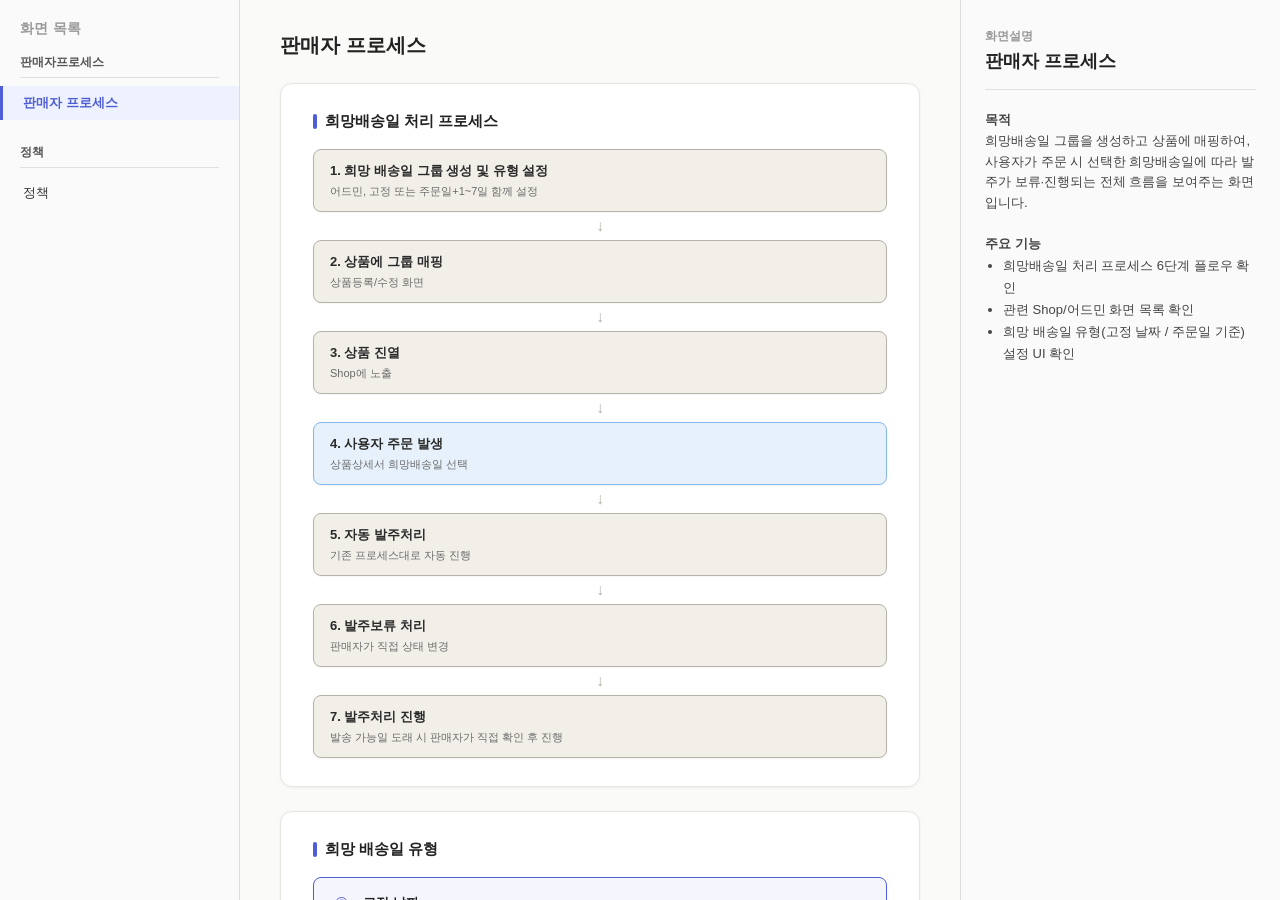
<file: index.html>
<!DOCTYPE html>
<html lang="ko">
<head>
<meta charset="UTF-8">
<meta http-equiv="refresh" content="0; url=seller-process.html">
<title>화면 프로토타입</title>
</head>
<body>
<p><a href="seller-process.html">화면 목록으로 이동</a></p>
</body>
</html>
</file>
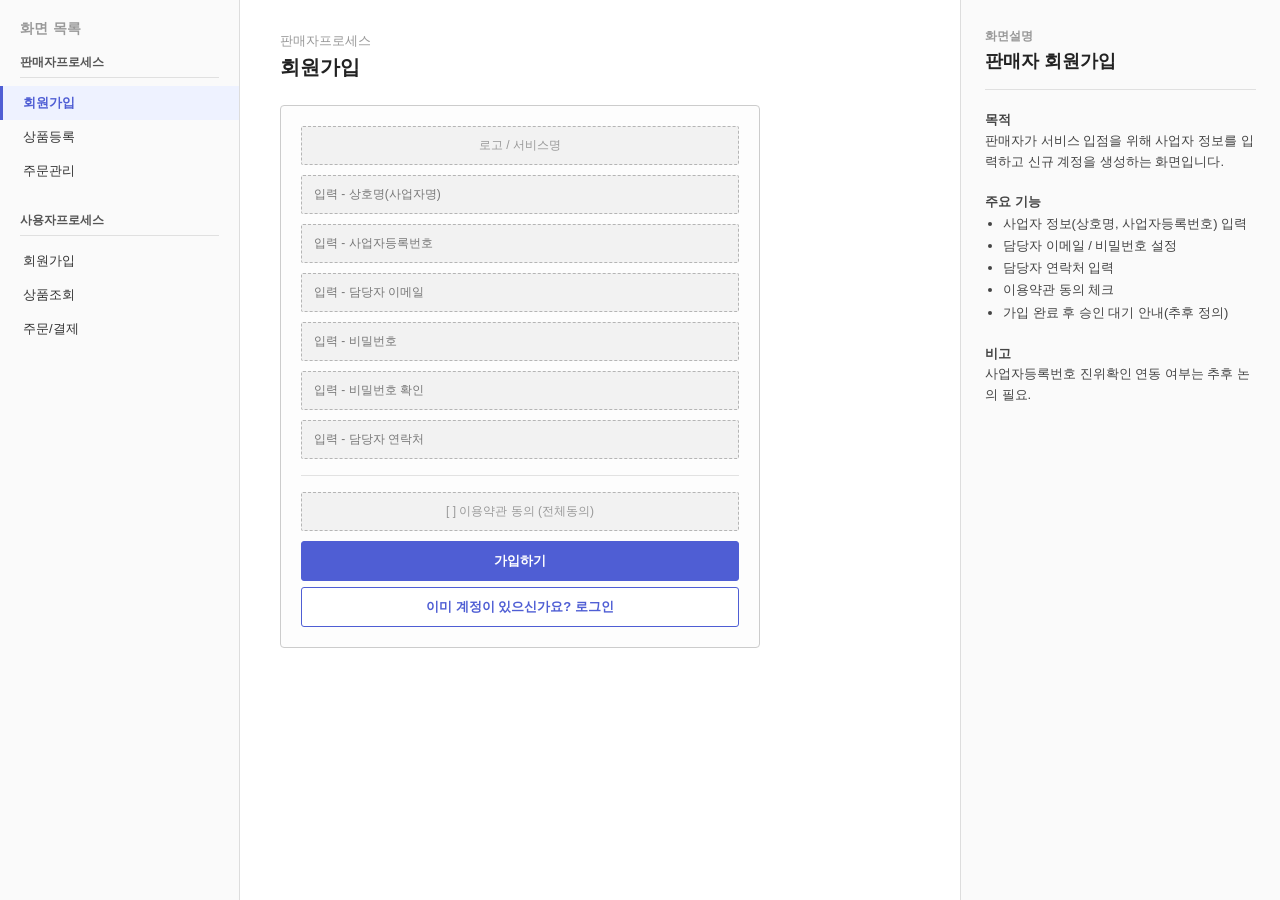
<file: prototype/index.html>
<!DOCTYPE html>
<html lang="ko">
<head>
<meta charset="UTF-8">
<meta http-equiv="refresh" content="0; url=seller-signup.html">
<title>화면 프로토타입</title>
</head>
<body>
<p><a href="seller-signup.html">화면 목록으로 이동</a></p>
</body>
</html>
</file>
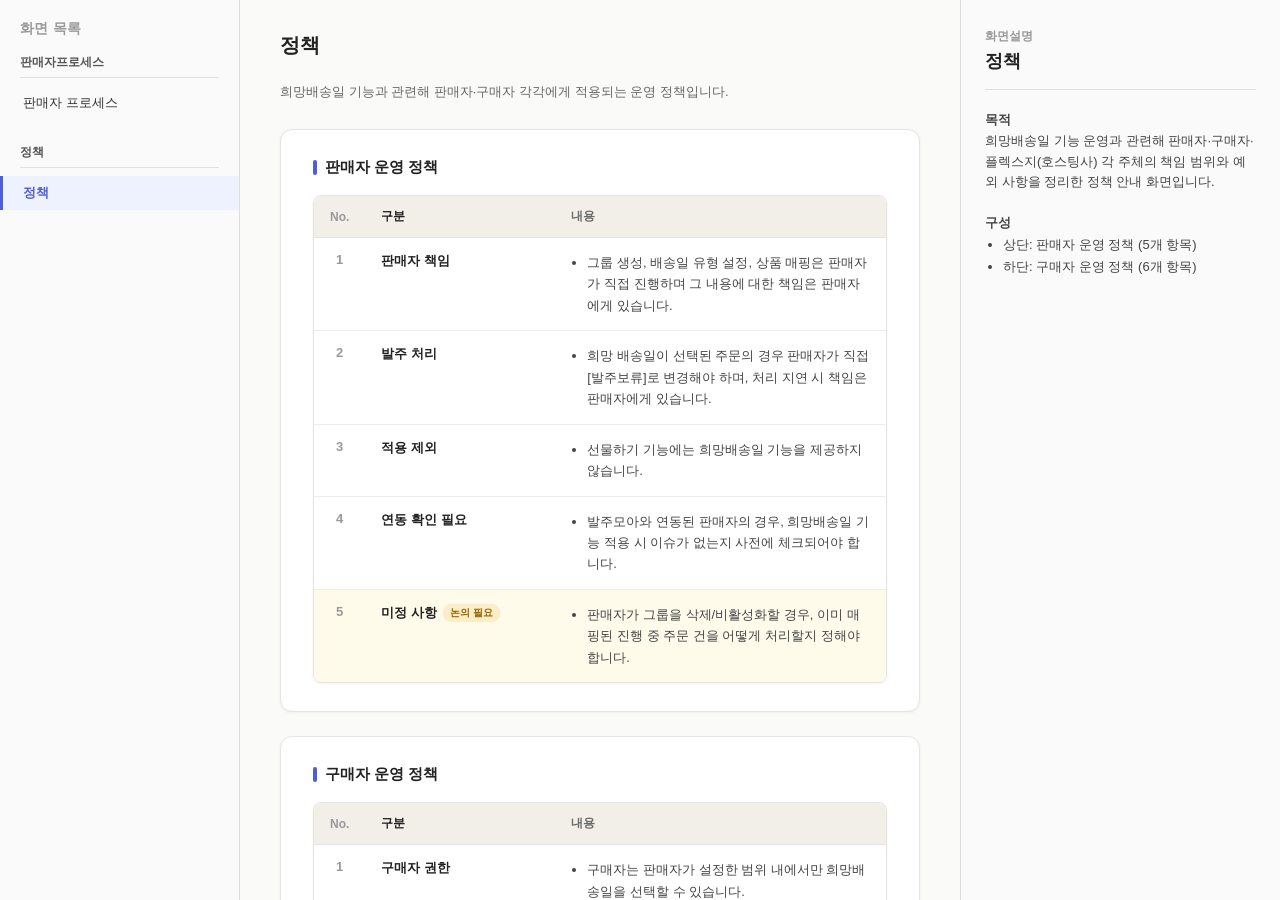
<file: seller-policy.html>
<!DOCTYPE html>
<html lang="ko">
<head>
<meta charset="UTF-8">
<title>정책 - 화면 프로토타입</title>
<link rel="stylesheet" href="style.css">
</head>
<body>
<div class="layout">

  <nav class="index-panel">
    <h1>화면 목록</h1>
    <div class="index-category">
      <div class="index-category-title">판매자프로세스</div>
      <ul class="index-list">
        <li><a href="seller-process.html">판매자 프로세스</a></li>
      </ul>
    </div>
    <div class="index-category">
      <div class="index-category-title">정책</div>
      <ul class="index-list">
        <li><a href="seller-policy.html" class="active">정책</a></li>
      </ul>
    </div>
  </nav>

  <main class="content-panel">
   <div class="content-inner">
    <h2 class="screen-name">정책</h2>

    <div class="policy-content">
      <p class="policy-intro">희망배송일 기능과 관련해 판매자·구매자 각각에게 적용되는 운영 정책입니다.</p>

      <div class="process-section">
        <p class="process-section-title">판매자 운영 정책</p>
        <div class="policy-table-wrap">
          <table class="policy-table">
            <thead>
              <tr>
                <th class="col-no">No.</th>
                <th class="col-title">구분</th>
                <th class="col-content">내용</th>
              </tr>
            </thead>
            <tbody>
              <tr>
                <td class="col-no">1</td>
                <td class="col-title">판매자 책임</td>
                <td class="col-content">
                  <ul>
                    <li>그룹 생성, 배송일 유형 설정, 상품 매핑은 판매자가 직접 진행하며 그 내용에 대한 책임은 판매자에게 있습니다.</li>
                  </ul>
                </td>
              </tr>
              <tr>
                <td class="col-no">2</td>
                <td class="col-title">발주 처리</td>
                <td class="col-content">
                  <ul>
                    <li>희망 배송일이 선택된 주문의 경우 판매자가 직접 [발주보류]로 변경해야 하며, 처리 지연 시 책임은 판매자에게 있습니다.</li>
                  </ul>
                </td>
              </tr>
              <tr>
                <td class="col-no">3</td>
                <td class="col-title">적용 제외</td>
                <td class="col-content">
                  <ul>
                    <li>선물하기 기능에는 희망배송일 기능을 제공하지 않습니다.</li>
                  </ul>
                </td>
              </tr>
              <tr>
                <td class="col-no">4</td>
                <td class="col-title">연동 확인 필요</td>
                <td class="col-content">
                  <ul>
                    <li>발주모아와 연동된 판매자의 경우, 희망배송일 기능 적용 시 이슈가 없는지 사전에 체크되어야 합니다.</li>
                  </ul>
                </td>
              </tr>
              <tr class="row-open">
                <td class="col-no">5</td>
                <td class="col-title">미정 사항<span class="tag-open">논의 필요</span></td>
                <td class="col-content">
                  <ul>
                    <li>판매자가 그룹을 삭제/비활성화할 경우, 이미 매핑된 진행 중 주문 건을 어떻게 처리할지 정해야 합니다.</li>
                  </ul>
                </td>
              </tr>
            </tbody>
          </table>
        </div>
      </div>

      <div class="process-section">
        <p class="process-section-title">구매자 운영 정책</p>
        <div class="policy-table-wrap">
          <table class="policy-table">
            <thead>
              <tr>
                <th class="col-no">No.</th>
                <th class="col-title">구분</th>
                <th class="col-content">내용</th>
              </tr>
            </thead>
            <tbody>
              <tr>
                <td class="col-no">1</td>
                <td class="col-title">구매자 권한</td>
                <td class="col-content">
                  <ul>
                    <li>구매자는 판매자가 설정한 범위 내에서만 희망배송일을 선택할 수 있습니다.</li>
                  </ul>
                </td>
              </tr>
              <tr>
                <td class="col-no">2</td>
                <td class="col-title">선택 범위 제한</td>
                <td class="col-content">
                  <ul>
                    <li>구매자는 판매자가 설정한 그룹·유형(고정 날짜 또는 주문일+1~7일) 범위 내에서만 희망배송일을 선택할 수 있으며, 범위 밖의 날짜는 임의로 요청할 수 없습니다.</li>
                  </ul>
                </td>
              </tr>
              <tr>
                <td class="col-no">3</td>
                <td class="col-title">미선택 시 처리</td>
                <td class="col-content">
                  <ul>
                    <li>어드민에서 희망배송일이 지정된 경우 Shop에서는 필수로 선택되어야 합니다.</li>
                  </ul>
                </td>
              </tr>
              <tr>
                <td class="col-no">4</td>
                <td class="col-title">주문 후 변경·취소<span class="tag-open">논의 필요</span></td>
                <td class="col-content">
                  <ul>
                    <li style="color: #e03131;">희망배송일 변경·취소는 Shop에서 제공되지 않습니다.</li>
                  </ul>
                </td>
              </tr>
              <tr>
                <td class="col-no">5</td>
                <td class="col-title">지연 안내</td>
                <td class="col-content">
                  <ul>
                    <li>판매자의 발주보류 등으로 희망배송일 준수가 어려운 경우, 구매자에게 지연 가능성을 사전 고지해야 합니다.</li>
                  </ul>
                </td>
              </tr>
              <tr>
                <td class="col-no">6</td>
                <td class="col-title">미준수 시 책임</td>
                <td class="col-content">
                  <ul>
                    <li>희망배송일 미준수에 따른 환불·보상 등은 판매자-구매자 간 거래 사항입니다.</li>
                  </ul>
                </td>
              </tr>
            </tbody>
          </table>
        </div>
      </div>
    </div>
   </div>
  </main>

  <aside class="desc-panel">
    <h2>화면설명</h2>
    <p class="desc-name">정책</p>

    <div class="desc-section">
      <p class="desc-section-title">목적</p>
      <p>희망배송일 기능 운영과 관련해 판매자·구매자·플렉스지(호스팅사) 각 주체의 책임 범위와 예외 사항을 정리한 정책 안내 화면입니다.</p>
    </div>

    <div class="desc-section">
      <p class="desc-section-title">구성</p>
      <ul>
        <li>상단: 판매자 운영 정책 (5개 항목)</li>
        <li>하단: 구매자 운영 정책 (6개 항목)</li>
      </ul>
    </div>
  </aside>

</div>
</body>
</html>
</file>
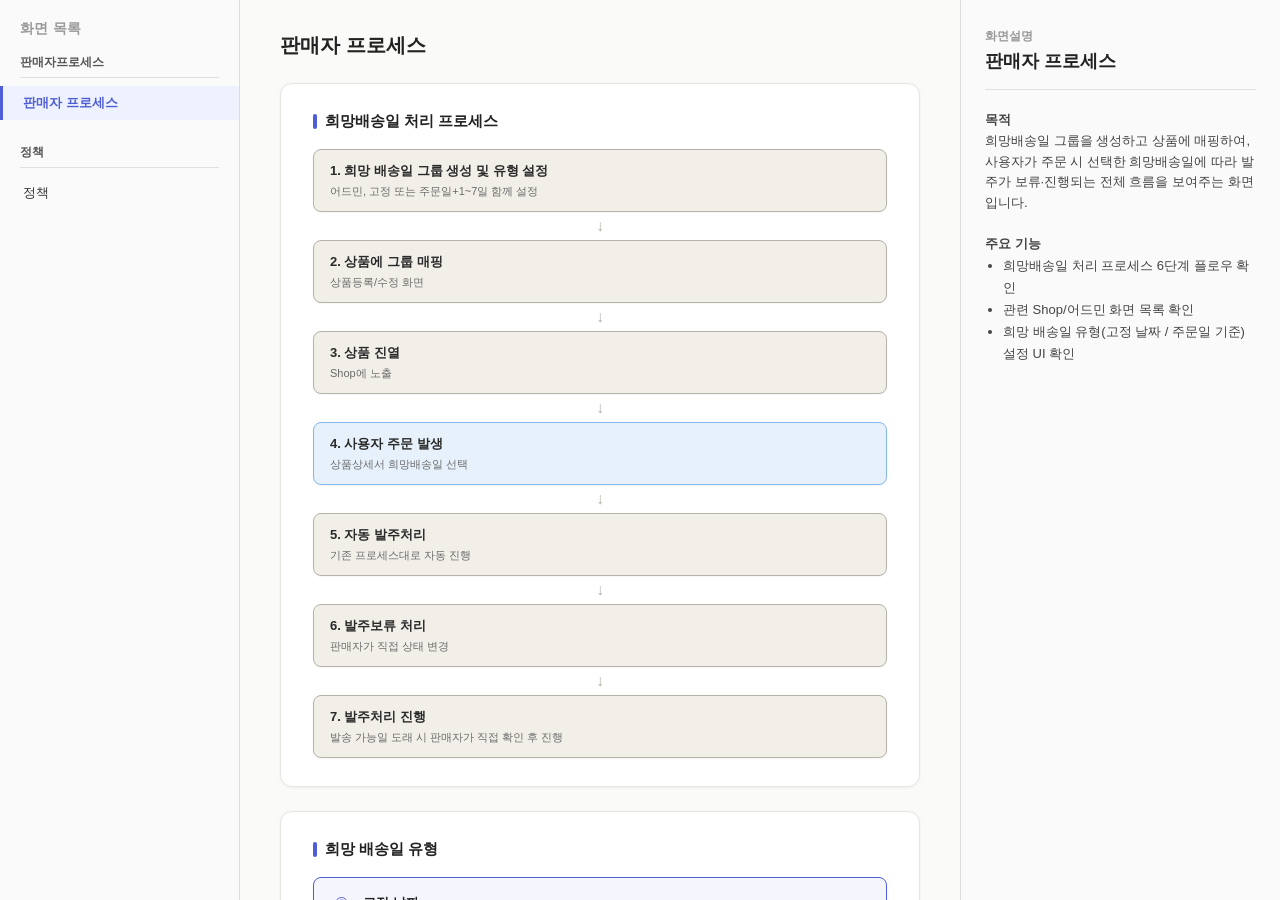
<file: seller-process.html>
<!DOCTYPE html>
<html lang="ko">
<head>
<meta charset="UTF-8">
<title>판매자 프로세스 - 화면 프로토타입</title>
<link rel="stylesheet" href="style.css">
</head>
<body>
<div class="layout">

  <nav class="index-panel">
    <h1>화면 목록</h1>
    <div class="index-category">
      <div class="index-category-title">판매자프로세스</div>
      <ul class="index-list">
        <li><a href="seller-process.html" class="active">판매자 프로세스</a></li>
      </ul>
    </div>
    <div class="index-category">
      <div class="index-category-title">정책</div>
      <ul class="index-list">
        <li><a href="seller-policy.html">정책</a></li>
      </ul>
    </div>
  </nav>

  <main class="content-panel">
   <div class="content-inner">
    <h2 class="screen-name">판매자 프로세스</h2>

    <div class="process-content">

      <div class="process-section">
        <p class="process-section-title">희망배송일 처리 프로세스</p>
        <div class="flow-diagram">
          <div class="flow-box">
            <p class="flow-box-title">1. 희망 배송일 그룹 생성 및 유형 설정</p>
            <p class="flow-box-desc">어드민, 고정 또는 주문일+1~7일 함께 설정</p>
          </div>
          <div class="flow-arrow">↓</div>

          <div class="flow-box">
            <p class="flow-box-title">2. 상품에 그룹 매핑</p>
            <p class="flow-box-desc">상품등록/수정 화면</p>
          </div>
          <div class="flow-arrow">↓</div>

          <div class="flow-box">
            <p class="flow-box-title">3. 상품 진열</p>
            <p class="flow-box-desc">Shop에 노출</p>
          </div>
          <div class="flow-arrow">↓</div>

          <div class="flow-box flow-box-highlight">
            <p class="flow-box-title">4. 사용자 주문 발생</p>
            <p class="flow-box-desc">상품상세서 희망배송일 선택</p>
          </div>
          <div class="flow-arrow">↓</div>

          <div class="flow-box">
            <p class="flow-box-title">5. 자동 발주처리</p>
            <p class="flow-box-desc">기존 프로세스대로 자동 진행</p>
          </div>
          <div class="flow-arrow">↓</div>

          <div class="flow-box">
            <p class="flow-box-title">6. 발주보류 처리</p>
            <p class="flow-box-desc">판매자가 직접 상태 변경</p>
          </div>
          <div class="flow-arrow">↓</div>

          <div class="flow-box">
            <p class="flow-box-title">7. 발주처리 진행</p>
            <p class="flow-box-desc">발송 가능일 도래 시 판매자가 직접 확인 후 진행</p>
          </div>
        </div>
      </div>

      <div class="process-section">
        <p class="process-section-title">희망 배송일 유형</p>

        <div class="delivery-option option-selected">
          <input type="radio" name="delivery-type" id="delivery-fixed" checked>
          <div class="delivery-option-body">
            <label class="delivery-option-label" for="delivery-fixed">고정 날짜</label>
            <input type="date" id="delivery-fixed-date">
          </div>
        </div>

        <div class="delivery-option option-disabled">
          <input type="radio" name="delivery-type" id="delivery-order-based">
          <div class="delivery-option-body">
            <label class="delivery-option-label" for="delivery-order-based">주문일 기준</label>
            <div class="day-offset-buttons">
              <button type="button" class="day-btn day-btn-active">+1일</button>
              <button type="button" class="day-btn">+2일</button>
              <button type="button" class="day-btn">+3일</button>
              <button type="button" class="day-btn">+4일</button>
              <button type="button" class="day-btn">+5일</button>
              <button type="button" class="day-btn">+6일</button>
              <button type="button" class="day-btn">+7일</button>
            </div>
          </div>
        </div>

        <div class="dev-check-box">
          <p class="dev-check-title">개발 체크 사항<span class="tag-open">논의 필요</span></p>
          <p class="dev-check-subtitle">고정배송일 지난 경우 처리</p>
          <ul class="dev-check-list">
            <li><strong>고객 노출 단계 (Shop)</strong> — 상품상세에서 이미 지난 고정 날짜는 선택 목록에서 자동 숨김 처리</li>
            <li><strong>주문 시점 검증 (서버)</strong> — 결제 완료 시점에 선택 날짜가 아직 유효한지 서버에서 재검증, 지난 날짜면 주문 차단 후 재선택 요청</li>
          </ul>
        </div>
      </div>

      <div class="process-section">
        <p class="process-section-title">관련 화면 목록</p>
        <div class="related-table-wrap">
          <table class="related-table">
            <thead>
              <tr>
                <th class="col-badge">소속</th>
                <th class="col-name">화면명</th>
                <th>설명</th>
                <th class="col-status">페이지 수</th>
              </tr>
            </thead>
            <tbody>
              <tr>
                <td class="col-badge"><span class="badge badge-shop">Shop</span></td>
                <td class="col-name">상품상세</td>
                <td>희망배송일 선택 기능 추가</td>
                <td class="col-status">1</td>
              </tr>
              <tr>
                <td class="col-badge"><span class="badge badge-shop">Shop</span></td>
                <td class="col-name">주문상세</td>
                <td>선택한 희망배송일 표시</td>
                <td class="col-status">1</td>
              </tr>
              <tr>
                <td class="col-badge"><span class="badge badge-shop">Shop</span></td>
                <td class="col-name">주문/결제</td>
                <td>선택한 희망배송일 표시</td>
                <td class="col-status">1</td>
              </tr>
              <tr>
                <td class="col-badge"><span class="badge badge-shop">Shop</span></td>
                <td class="col-name">장바구니</td>
                <td>희망배송일 표시</td>
                <td class="col-status">1</td>
              </tr>
              <tr>
                <td class="col-badge"><span class="badge badge-admin">어드민</span></td>
                <td class="col-name">희망 배송일 그룹 생성</td>
                <td>희망배송일 그룹/설정</td>
                <td class="col-status">1</td>
              </tr>
              <tr>
                <td class="col-badge"><span class="badge badge-admin">어드민</span></td>
                <td class="col-name">희망 배송일 그룹 리스트</td>
                <td>생성된 희망배송일 그룹 목록 조회</td>
                <td class="col-status">1</td>
              </tr>
              <tr>
                <td class="col-badge"><span class="badge badge-admin">어드민</span></td>
                <td class="col-name">상품 목록</td>
                <td>희망배송일 그룹 검색 기능 추가</td>
                <td class="col-status">1</td>
              </tr>
              <tr>
                <td class="col-badge"><span class="badge badge-admin">어드민</span></td>
                <td class="col-name">상품등록/수정</td>
                <td>그룹 매핑 기능 추가</td>
                <td class="col-status">1</td>
              </tr>
              <tr>
                <td class="col-badge"><span class="badge badge-admin">어드민</span></td>
                <td class="col-name">발주</td>
                <td>희망배송일 검색 기능 추가</td>
                <td class="col-status">1</td>
              </tr>
              <tr>
                <td class="col-badge"><span class="badge badge-admin">어드민</span></td>
                <td class="col-name">발주 보류건 조회</td>
                <td>희망배송일 검색 기능 추가</td>
                <td class="col-status">1</td>
              </tr>
              <tr>
                <td class="col-badge"><span class="badge badge-admin">어드민</span></td>
                <td class="col-name">주문</td>
                <td>희망배송일 검색 기능 추가</td>
                <td class="col-status">1</td>
              </tr>
              <tr>
                <td class="col-badge"><span class="badge badge-admin">어드민</span></td>
                <td class="col-name">주문 상세</td>
                <td>희망배송일 추가</td>
                <td class="col-status">1</td>
              </tr>
            </tbody>
          </table>
        </div>
        <p class="related-table-total">총 페이지 수: 12개 이상</p>
      </div>

    </div>
   </div>
  </main>

  <script>
    (function () {
      var fixedRadio = document.getElementById('delivery-fixed');
      var orderRadio = document.getElementById('delivery-order-based');
      var fixedOption = fixedRadio.closest('.delivery-option');
      var orderOption = orderRadio.closest('.delivery-option');
      var fixedDate = document.getElementById('delivery-fixed-date');

      function sync() {
        var isFixed = fixedRadio.checked;
        fixedOption.classList.toggle('option-selected', isFixed);
        fixedOption.classList.toggle('option-disabled', !isFixed);
        orderOption.classList.toggle('option-selected', !isFixed);
        orderOption.classList.toggle('option-disabled', isFixed);
        fixedDate.disabled = !isFixed;
      }

      fixedRadio.addEventListener('change', sync);
      orderRadio.addEventListener('change', sync);
      sync();

      var dayButtons = document.querySelectorAll('.day-btn');
      dayButtons.forEach(function (btn) {
        btn.addEventListener('click', function () {
          dayButtons.forEach(function (b) { b.classList.remove('day-btn-active'); });
          btn.classList.add('day-btn-active');
        });
      });
    })();
  </script>

  <aside class="desc-panel">
    <h2>화면설명</h2>
    <p class="desc-name">판매자 프로세스</p>

    <div class="desc-section">
      <p class="desc-section-title">목적</p>
      <p>희망배송일 그룹을 생성하고 상품에 매핑하여, 사용자가 주문 시 선택한 희망배송일에 따라 발주가 보류·진행되는 전체 흐름을 보여주는 화면입니다.</p>
    </div>

    <div class="desc-section">
      <p class="desc-section-title">주요 기능</p>
      <ul>
        <li>희망배송일 처리 프로세스 6단계 플로우 확인</li>
        <li>관련 Shop/어드민 화면 목록 확인</li>
        <li>희망 배송일 유형(고정 날짜 / 주문일 기준) 설정 UI 확인</li>
      </ul>
    </div>
  </aside>

</div>
</body>
</html>
</file>
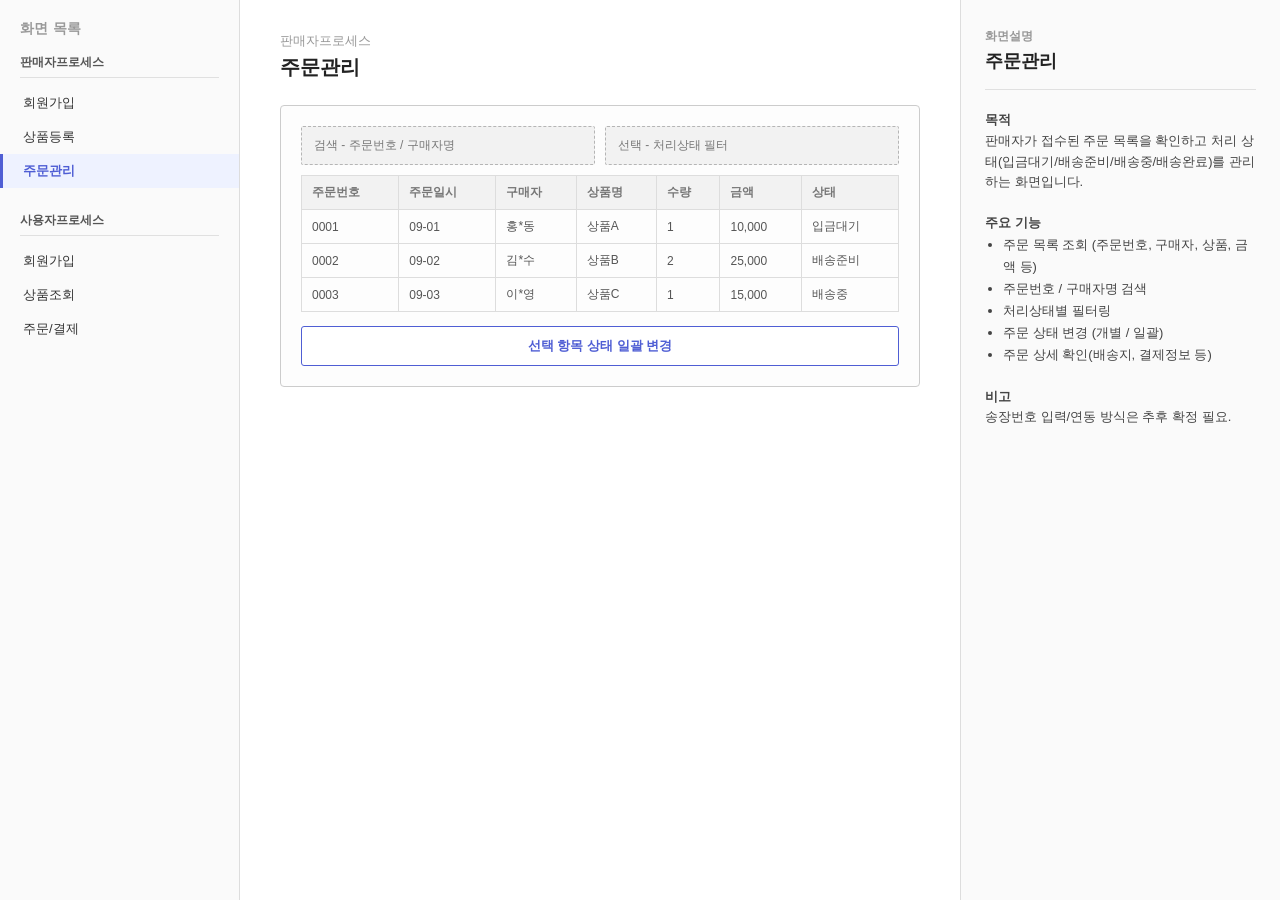
<file: prototype/seller-order-manage.html>
<!DOCTYPE html>
<html lang="ko">
<head>
<meta charset="UTF-8">
<title>주문관리 - 화면 프로토타입</title>
<link rel="stylesheet" href="style.css">
</head>
<body>
<div class="layout">

  <nav class="index-panel">
    <h1>화면 목록</h1>
    <div class="index-category">
      <div class="index-category-title">판매자프로세스</div>
      <ul class="index-list">
        <li><a href="seller-signup.html">회원가입</a></li>
        <li><a href="seller-product-register.html">상품등록</a></li>
        <li><a href="seller-order-manage.html" class="active">주문관리</a></li>
      </ul>
    </div>
    <div class="index-category">
      <div class="index-category-title">사용자프로세스</div>
      <ul class="index-list">
        <li><a href="user-signup.html">회원가입</a></li>
        <li><a href="user-product-view.html">상품조회</a></li>
        <li><a href="user-order-payment.html">주문/결제</a></li>
      </ul>
    </div>
  </nav>

  <main class="content-panel">
    <p class="screen-title">판매자프로세스</p>
    <h2 class="screen-name">주문관리</h2>

    <div class="wireframe" style="max-width:640px;">
      <div class="wf-row">
        <div class="wf-block">검색 - 주문번호 / 구매자명</div>
        <div class="wf-block">선택 - 처리상태 필터</div>
      </div>
      <table class="wf-table">
        <thead>
          <tr>
            <th>주문번호</th>
            <th>주문일시</th>
            <th>구매자</th>
            <th>상품명</th>
            <th>수량</th>
            <th>금액</th>
            <th>상태</th>
          </tr>
        </thead>
        <tbody>
          <tr>
            <td>0001</td><td>09-01</td><td>홍*동</td><td>상품A</td><td>1</td><td>10,000</td><td>입금대기</td>
          </tr>
          <tr>
            <td>0002</td><td>09-02</td><td>김*수</td><td>상품B</td><td>2</td><td>25,000</td><td>배송준비</td>
          </tr>
          <tr>
            <td>0003</td><td>09-03</td><td>이*영</td><td>상품C</td><td>1</td><td>15,000</td><td>배송중</td>
          </tr>
        </tbody>
      </table>
      <div class="wf-button secondary" style="margin-top:14px;">선택 항목 상태 일괄 변경</div>
    </div>
  </main>

  <aside class="desc-panel">
    <h2>화면설명</h2>
    <p class="desc-name">주문관리</p>

    <div class="desc-section">
      <p class="desc-section-title">목적</p>
      <p>판매자가 접수된 주문 목록을 확인하고 처리 상태(입금대기/배송준비/배송중/배송완료)를 관리하는 화면입니다.</p>
    </div>

    <div class="desc-section">
      <p class="desc-section-title">주요 기능</p>
      <ul>
        <li>주문 목록 조회 (주문번호, 구매자, 상품, 금액 등)</li>
        <li>주문번호 / 구매자명 검색</li>
        <li>처리상태별 필터링</li>
        <li>주문 상태 변경 (개별 / 일괄)</li>
        <li>주문 상세 확인(배송지, 결제정보 등)</li>
      </ul>
    </div>

    <div class="desc-section">
      <p class="desc-section-title">비고</p>
      <p>송장번호 입력/연동 방식은 추후 확정 필요.</p>
    </div>
  </aside>

</div>
</body>
</html>
</file>
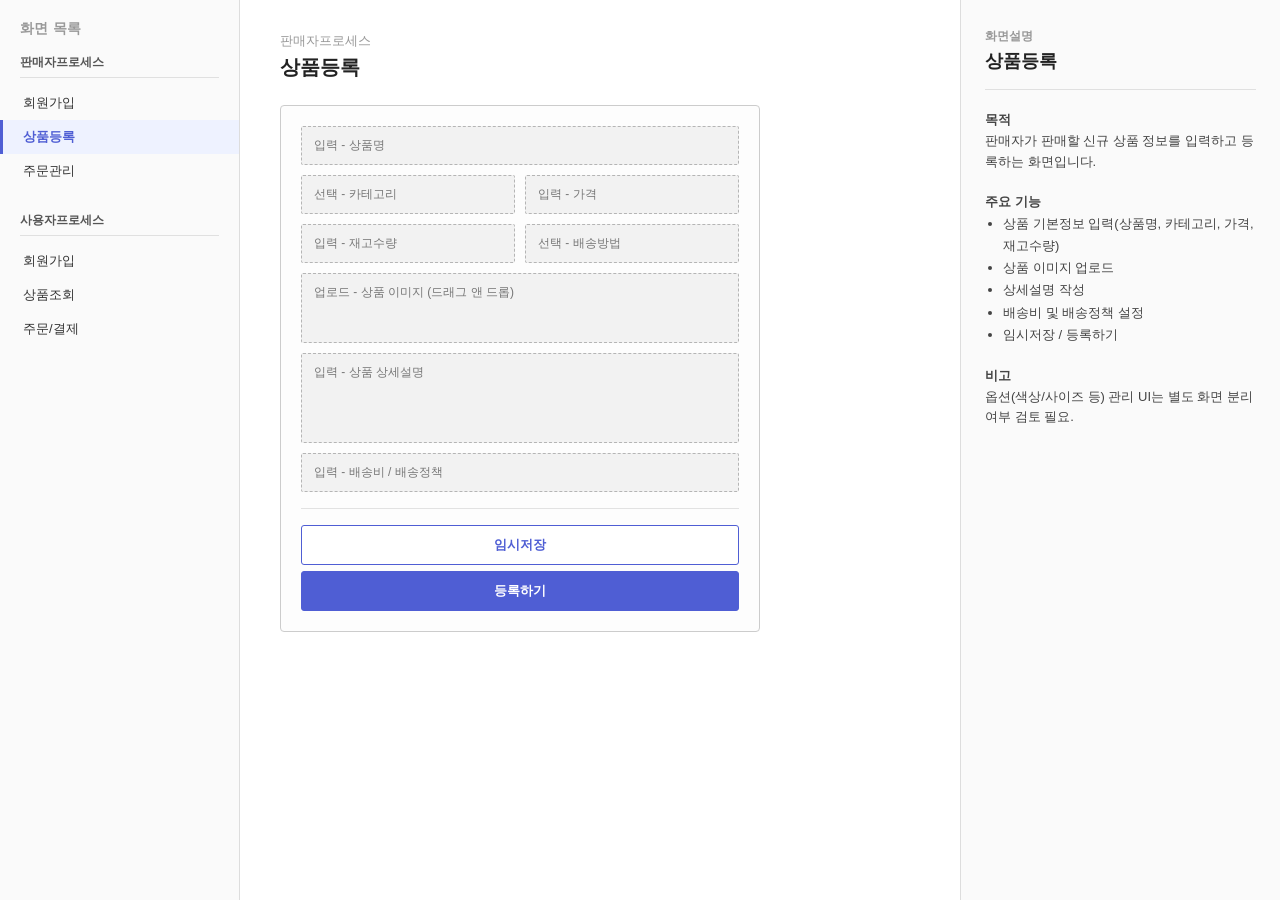
<file: prototype/seller-product-register.html>
<!DOCTYPE html>
<html lang="ko">
<head>
<meta charset="UTF-8">
<title>상품등록 - 화면 프로토타입</title>
<link rel="stylesheet" href="style.css">
</head>
<body>
<div class="layout">

  <nav class="index-panel">
    <h1>화면 목록</h1>
    <div class="index-category">
      <div class="index-category-title">판매자프로세스</div>
      <ul class="index-list">
        <li><a href="seller-signup.html">회원가입</a></li>
        <li><a href="seller-product-register.html" class="active">상품등록</a></li>
        <li><a href="seller-order-manage.html">주문관리</a></li>
      </ul>
    </div>
    <div class="index-category">
      <div class="index-category-title">사용자프로세스</div>
      <ul class="index-list">
        <li><a href="user-signup.html">회원가입</a></li>
        <li><a href="user-product-view.html">상품조회</a></li>
        <li><a href="user-order-payment.html">주문/결제</a></li>
      </ul>
    </div>
  </nav>

  <main class="content-panel">
    <p class="screen-title">판매자프로세스</p>
    <h2 class="screen-name">상품등록</h2>

    <div class="wireframe">
      <div class="wf-block">입력 - 상품명</div>
      <div class="wf-row">
        <div class="wf-block">선택 - 카테고리</div>
        <div class="wf-block">입력 - 가격</div>
      </div>
      <div class="wf-row">
        <div class="wf-block">입력 - 재고수량</div>
        <div class="wf-block">선택 - 배송방법</div>
      </div>
      <div class="wf-block" style="height:70px;">업로드 - 상품 이미지 (드래그 앤 드롭)</div>
      <div class="wf-block" style="height:90px;">입력 - 상품 상세설명</div>
      <div class="wf-block">입력 - 배송비 / 배송정책</div>
      <hr class="wf-divider">
      <div class="wf-button secondary">임시저장</div>
      <div class="wf-button">등록하기</div>
    </div>
  </main>

  <aside class="desc-panel">
    <h2>화면설명</h2>
    <p class="desc-name">상품등록</p>

    <div class="desc-section">
      <p class="desc-section-title">목적</p>
      <p>판매자가 판매할 신규 상품 정보를 입력하고 등록하는 화면입니다.</p>
    </div>

    <div class="desc-section">
      <p class="desc-section-title">주요 기능</p>
      <ul>
        <li>상품 기본정보 입력(상품명, 카테고리, 가격, 재고수량)</li>
        <li>상품 이미지 업로드</li>
        <li>상세설명 작성</li>
        <li>배송비 및 배송정책 설정</li>
        <li>임시저장 / 등록하기</li>
      </ul>
    </div>

    <div class="desc-section">
      <p class="desc-section-title">비고</p>
      <p>옵션(색상/사이즈 등) 관리 UI는 별도 화면 분리 여부 검토 필요.</p>
    </div>
  </aside>

</div>
</body>
</html>
</file>
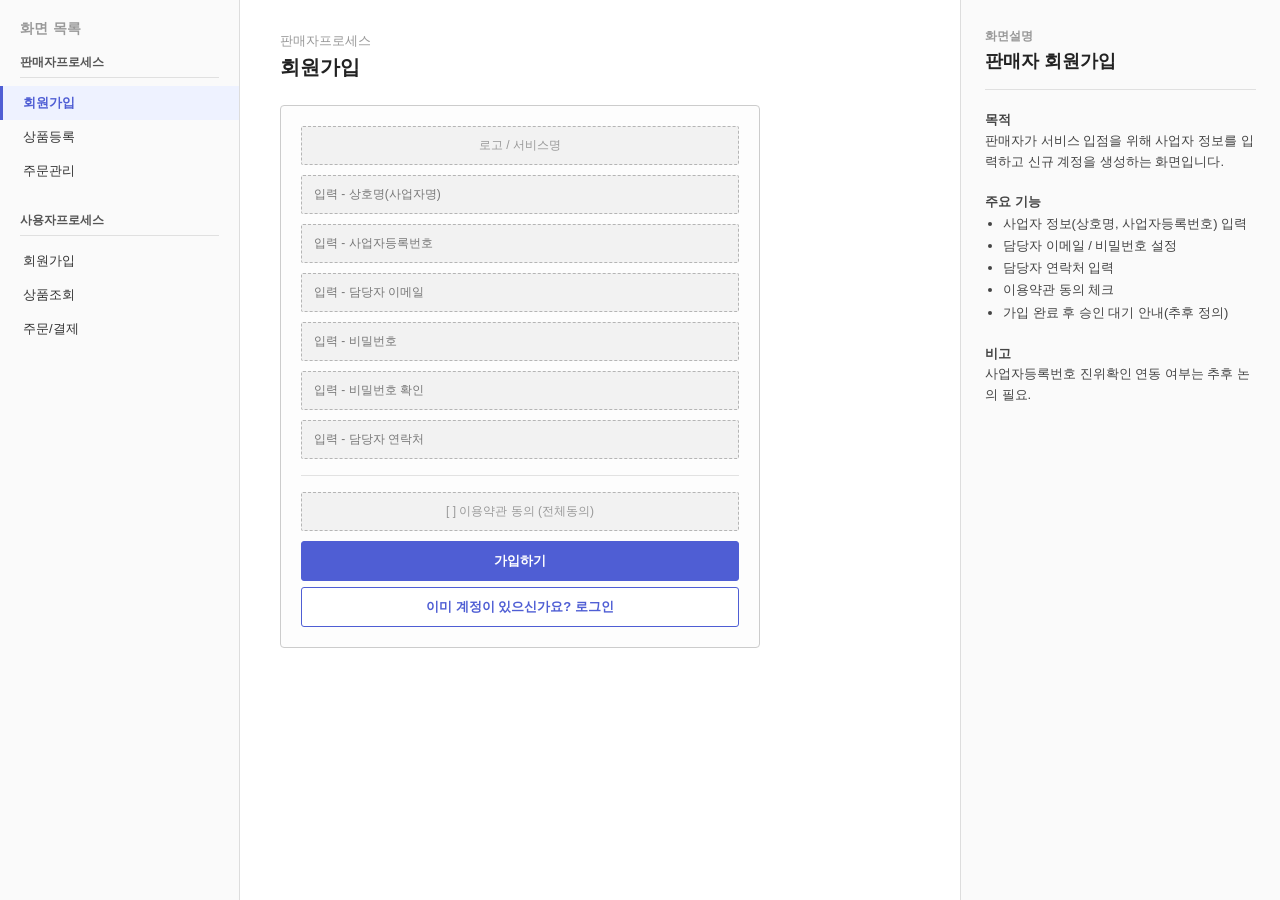
<file: prototype/seller-signup.html>
<!DOCTYPE html>
<html lang="ko">
<head>
<meta charset="UTF-8">
<title>판매자 회원가입 - 화면 프로토타입</title>
<link rel="stylesheet" href="style.css">
</head>
<body>
<div class="layout">

  <nav class="index-panel">
    <h1>화면 목록</h1>
    <div class="index-category">
      <div class="index-category-title">판매자프로세스</div>
      <ul class="index-list">
        <li><a href="seller-signup.html" class="active">회원가입</a></li>
        <li><a href="seller-product-register.html">상품등록</a></li>
        <li><a href="seller-order-manage.html">주문관리</a></li>
      </ul>
    </div>
    <div class="index-category">
      <div class="index-category-title">사용자프로세스</div>
      <ul class="index-list">
        <li><a href="user-signup.html">회원가입</a></li>
        <li><a href="user-product-view.html">상품조회</a></li>
        <li><a href="user-order-payment.html">주문/결제</a></li>
      </ul>
    </div>
  </nav>

  <main class="content-panel">
    <p class="screen-title">판매자프로세스</p>
    <h2 class="screen-name">회원가입</h2>

    <div class="wireframe">
      <div class="wf-block label-only">로고 / 서비스명</div>
      <div class="wf-block">입력 - 상호명(사업자명)</div>
      <div class="wf-block">입력 - 사업자등록번호</div>
      <div class="wf-block">입력 - 담당자 이메일</div>
      <div class="wf-block">입력 - 비밀번호</div>
      <div class="wf-block">입력 - 비밀번호 확인</div>
      <div class="wf-block">입력 - 담당자 연락처</div>
      <hr class="wf-divider">
      <div class="wf-block label-only">[ ] 이용약관 동의 (전체동의)</div>
      <div class="wf-button">가입하기</div>
      <div class="wf-button secondary">이미 계정이 있으신가요? 로그인</div>
    </div>
  </main>

  <aside class="desc-panel">
    <h2>화면설명</h2>
    <p class="desc-name">판매자 회원가입</p>

    <div class="desc-section">
      <p class="desc-section-title">목적</p>
      <p>판매자가 서비스 입점을 위해 사업자 정보를 입력하고 신규 계정을 생성하는 화면입니다.</p>
    </div>

    <div class="desc-section">
      <p class="desc-section-title">주요 기능</p>
      <ul>
        <li>사업자 정보(상호명, 사업자등록번호) 입력</li>
        <li>담당자 이메일 / 비밀번호 설정</li>
        <li>담당자 연락처 입력</li>
        <li>이용약관 동의 체크</li>
        <li>가입 완료 후 승인 대기 안내(추후 정의)</li>
      </ul>
    </div>

    <div class="desc-section">
      <p class="desc-section-title">비고</p>
      <p>사업자등록번호 진위확인 연동 여부는 추후 논의 필요.</p>
    </div>
  </aside>

</div>
</body>
</html>
</file>
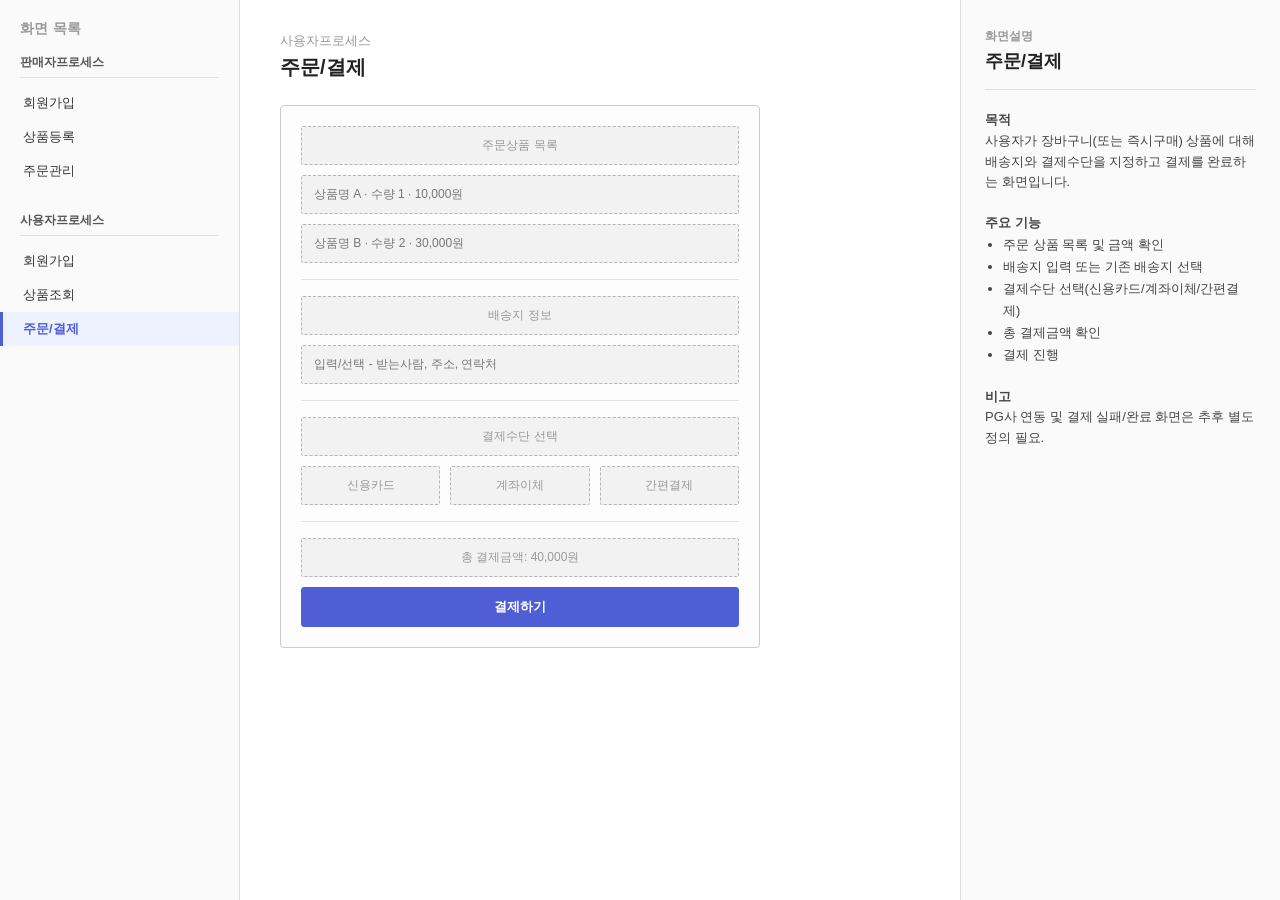
<file: prototype/user-order-payment.html>
<!DOCTYPE html>
<html lang="ko">
<head>
<meta charset="UTF-8">
<title>주문/결제 - 화면 프로토타입</title>
<link rel="stylesheet" href="style.css">
</head>
<body>
<div class="layout">

  <nav class="index-panel">
    <h1>화면 목록</h1>
    <div class="index-category">
      <div class="index-category-title">판매자프로세스</div>
      <ul class="index-list">
        <li><a href="seller-signup.html">회원가입</a></li>
        <li><a href="seller-product-register.html">상품등록</a></li>
        <li><a href="seller-order-manage.html">주문관리</a></li>
      </ul>
    </div>
    <div class="index-category">
      <div class="index-category-title">사용자프로세스</div>
      <ul class="index-list">
        <li><a href="user-signup.html">회원가입</a></li>
        <li><a href="user-product-view.html">상품조회</a></li>
        <li><a href="user-order-payment.html" class="active">주문/결제</a></li>
      </ul>
    </div>
  </nav>

  <main class="content-panel">
    <p class="screen-title">사용자프로세스</p>
    <h2 class="screen-name">주문/결제</h2>

    <div class="wireframe">
      <div class="wf-block label-only">주문상품 목록</div>
      <div class="wf-block">상품명 A · 수량 1 · 10,000원</div>
      <div class="wf-block">상품명 B · 수량 2 · 30,000원</div>
      <hr class="wf-divider">
      <div class="wf-block label-only">배송지 정보</div>
      <div class="wf-block">입력/선택 - 받는사람, 주소, 연락처</div>
      <hr class="wf-divider">
      <div class="wf-block label-only">결제수단 선택</div>
      <div class="wf-row">
        <div class="wf-block label-only" style="margin:0;">신용카드</div>
        <div class="wf-block label-only" style="margin:0;">계좌이체</div>
        <div class="wf-block label-only" style="margin:0;">간편결제</div>
      </div>
      <hr class="wf-divider">
      <div class="wf-block label-only">총 결제금액: 40,000원</div>
      <div class="wf-button">결제하기</div>
    </div>
  </main>

  <aside class="desc-panel">
    <h2>화면설명</h2>
    <p class="desc-name">주문/결제</p>

    <div class="desc-section">
      <p class="desc-section-title">목적</p>
      <p>사용자가 장바구니(또는 즉시구매) 상품에 대해 배송지와 결제수단을 지정하고 결제를 완료하는 화면입니다.</p>
    </div>

    <div class="desc-section">
      <p class="desc-section-title">주요 기능</p>
      <ul>
        <li>주문 상품 목록 및 금액 확인</li>
        <li>배송지 입력 또는 기존 배송지 선택</li>
        <li>결제수단 선택(신용카드/계좌이체/간편결제)</li>
        <li>총 결제금액 확인</li>
        <li>결제 진행</li>
      </ul>
    </div>

    <div class="desc-section">
      <p class="desc-section-title">비고</p>
      <p>PG사 연동 및 결제 실패/완료 화면은 추후 별도 정의 필요.</p>
    </div>
  </aside>

</div>
</body>
</html>
</file>
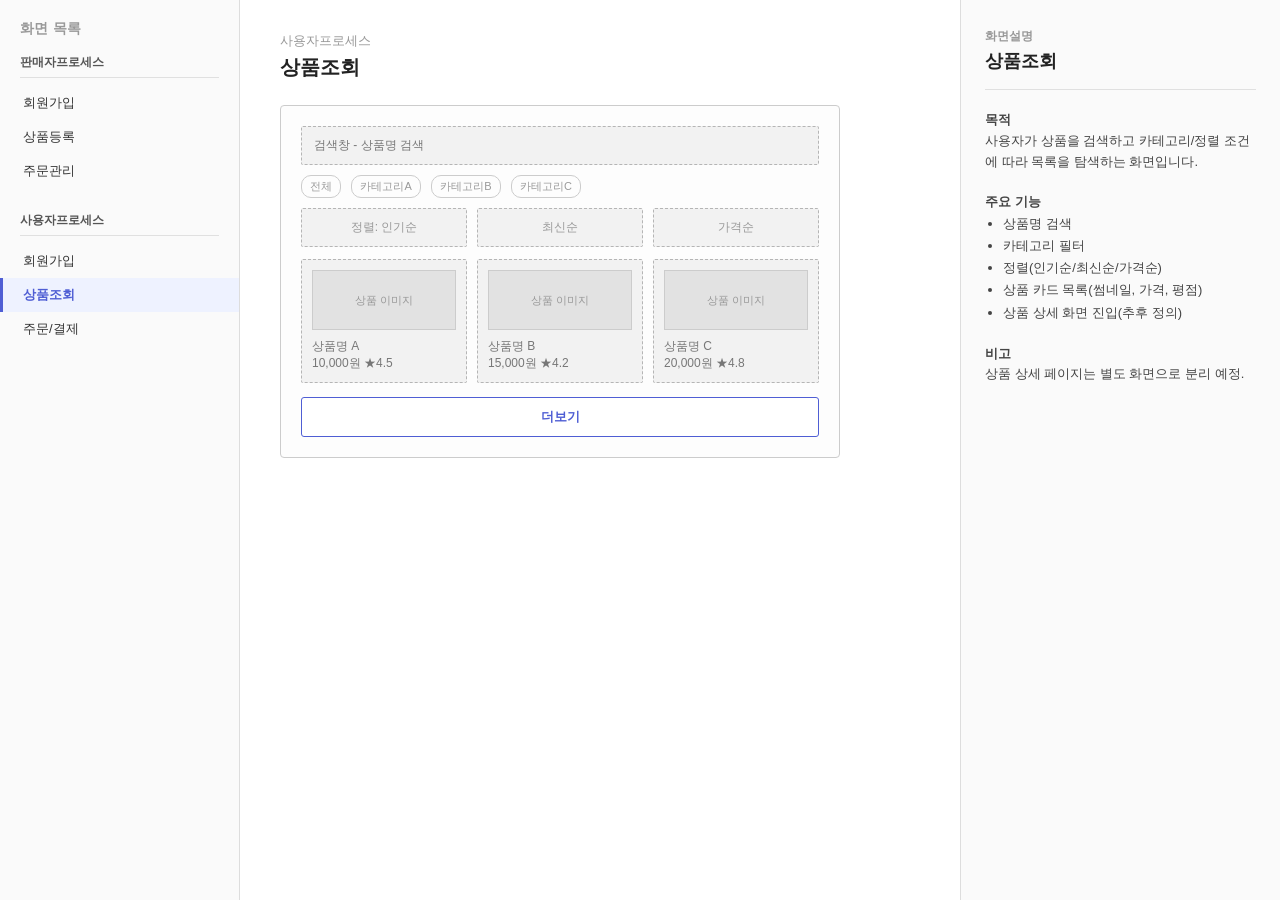
<file: prototype/user-product-view.html>
<!DOCTYPE html>
<html lang="ko">
<head>
<meta charset="UTF-8">
<title>상품조회 - 화면 프로토타입</title>
<link rel="stylesheet" href="style.css">
</head>
<body>
<div class="layout">

  <nav class="index-panel">
    <h1>화면 목록</h1>
    <div class="index-category">
      <div class="index-category-title">판매자프로세스</div>
      <ul class="index-list">
        <li><a href="seller-signup.html">회원가입</a></li>
        <li><a href="seller-product-register.html">상품등록</a></li>
        <li><a href="seller-order-manage.html">주문관리</a></li>
      </ul>
    </div>
    <div class="index-category">
      <div class="index-category-title">사용자프로세스</div>
      <ul class="index-list">
        <li><a href="user-signup.html">회원가입</a></li>
        <li><a href="user-product-view.html" class="active">상품조회</a></li>
        <li><a href="user-order-payment.html">주문/결제</a></li>
      </ul>
    </div>
  </nav>

  <main class="content-panel">
    <p class="screen-title">사용자프로세스</p>
    <h2 class="screen-name">상품조회</h2>

    <div class="wireframe" style="max-width:560px;">
      <div class="wf-block">검색창 - 상품명 검색</div>
      <div style="margin-bottom:10px;">
        <span class="wf-tag">전체</span>
        <span class="wf-tag">카테고리A</span>
        <span class="wf-tag">카테고리B</span>
        <span class="wf-tag">카테고리C</span>
      </div>
      <div class="wf-row" style="margin-bottom:12px;">
        <div class="wf-block label-only" style="margin:0;">정렬: 인기순</div>
        <div class="wf-block label-only" style="margin:0;">최신순</div>
        <div class="wf-block label-only" style="margin:0;">가격순</div>
      </div>
      <div class="wf-row">
        <div class="wf-card">
          <div class="wf-thumb">상품 이미지</div>
          상품명 A<br>10,000원 ★4.5
        </div>
        <div class="wf-card">
          <div class="wf-thumb">상품 이미지</div>
          상품명 B<br>15,000원 ★4.2
        </div>
        <div class="wf-card">
          <div class="wf-thumb">상품 이미지</div>
          상품명 C<br>20,000원 ★4.8
        </div>
      </div>
      <div class="wf-button secondary" style="margin-top:14px;">더보기</div>
    </div>
  </main>

  <aside class="desc-panel">
    <h2>화면설명</h2>
    <p class="desc-name">상품조회</p>

    <div class="desc-section">
      <p class="desc-section-title">목적</p>
      <p>사용자가 상품을 검색하고 카테고리/정렬 조건에 따라 목록을 탐색하는 화면입니다.</p>
    </div>

    <div class="desc-section">
      <p class="desc-section-title">주요 기능</p>
      <ul>
        <li>상품명 검색</li>
        <li>카테고리 필터</li>
        <li>정렬(인기순/최신순/가격순)</li>
        <li>상품 카드 목록(썸네일, 가격, 평점)</li>
        <li>상품 상세 화면 진입(추후 정의)</li>
      </ul>
    </div>

    <div class="desc-section">
      <p class="desc-section-title">비고</p>
      <p>상품 상세 페이지는 별도 화면으로 분리 예정.</p>
    </div>
  </aside>

</div>
</body>
</html>
</file>
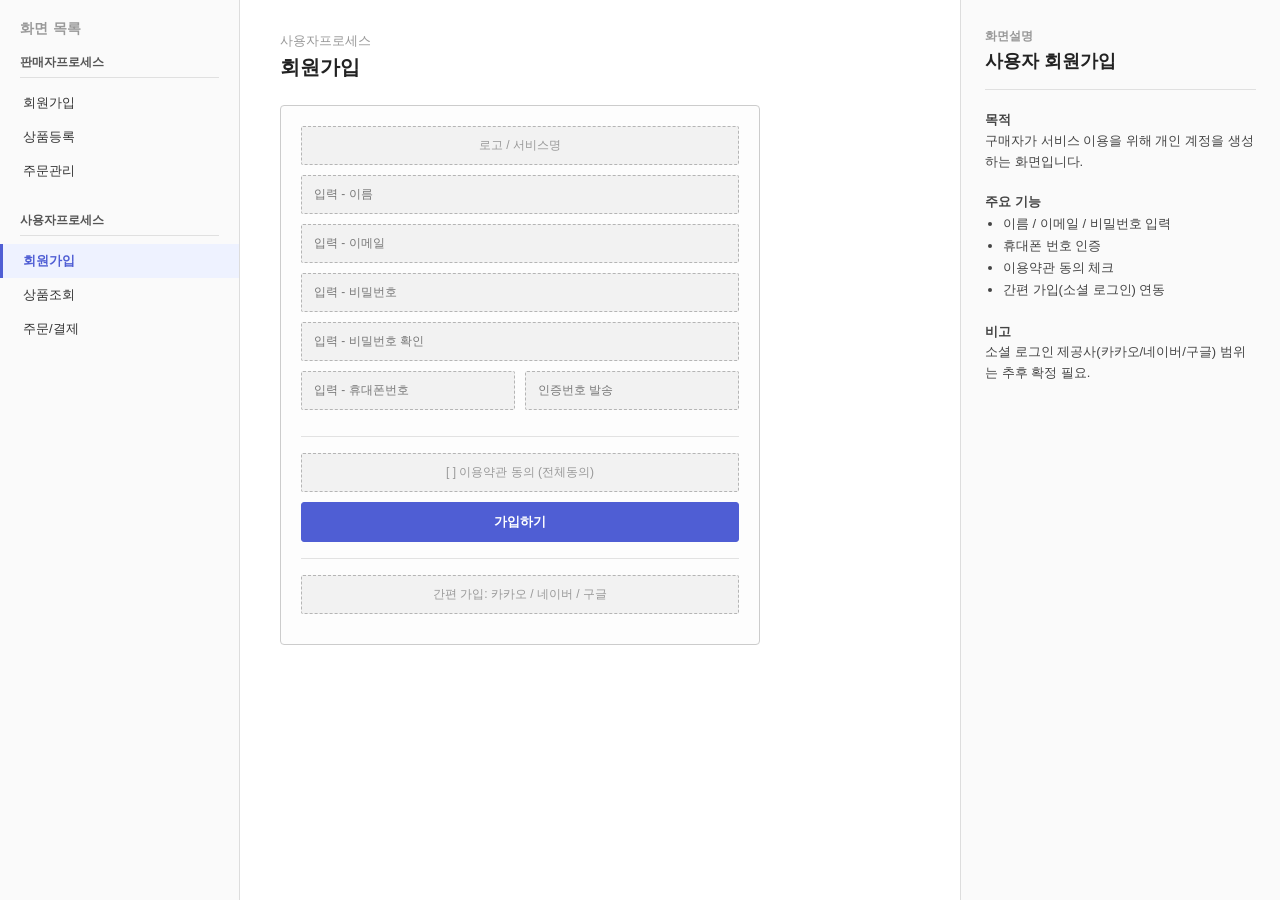
<file: prototype/user-signup.html>
<!DOCTYPE html>
<html lang="ko">
<head>
<meta charset="UTF-8">
<title>사용자 회원가입 - 화면 프로토타입</title>
<link rel="stylesheet" href="style.css">
</head>
<body>
<div class="layout">

  <nav class="index-panel">
    <h1>화면 목록</h1>
    <div class="index-category">
      <div class="index-category-title">판매자프로세스</div>
      <ul class="index-list">
        <li><a href="seller-signup.html">회원가입</a></li>
        <li><a href="seller-product-register.html">상품등록</a></li>
        <li><a href="seller-order-manage.html">주문관리</a></li>
      </ul>
    </div>
    <div class="index-category">
      <div class="index-category-title">사용자프로세스</div>
      <ul class="index-list">
        <li><a href="user-signup.html" class="active">회원가입</a></li>
        <li><a href="user-product-view.html">상품조회</a></li>
        <li><a href="user-order-payment.html">주문/결제</a></li>
      </ul>
    </div>
  </nav>

  <main class="content-panel">
    <p class="screen-title">사용자프로세스</p>
    <h2 class="screen-name">회원가입</h2>

    <div class="wireframe">
      <div class="wf-block label-only">로고 / 서비스명</div>
      <div class="wf-block">입력 - 이름</div>
      <div class="wf-block">입력 - 이메일</div>
      <div class="wf-block">입력 - 비밀번호</div>
      <div class="wf-block">입력 - 비밀번호 확인</div>
      <div class="wf-row">
        <div class="wf-block">입력 - 휴대폰번호</div>
        <div class="wf-block">인증번호 발송</div>
      </div>
      <hr class="wf-divider">
      <div class="wf-block label-only">[ ] 이용약관 동의 (전체동의)</div>
      <div class="wf-button">가입하기</div>
      <hr class="wf-divider">
      <div class="wf-block label-only">간편 가입: 카카오 / 네이버 / 구글</div>
    </div>
  </main>

  <aside class="desc-panel">
    <h2>화면설명</h2>
    <p class="desc-name">사용자 회원가입</p>

    <div class="desc-section">
      <p class="desc-section-title">목적</p>
      <p>구매자가 서비스 이용을 위해 개인 계정을 생성하는 화면입니다.</p>
    </div>

    <div class="desc-section">
      <p class="desc-section-title">주요 기능</p>
      <ul>
        <li>이름 / 이메일 / 비밀번호 입력</li>
        <li>휴대폰 번호 인증</li>
        <li>이용약관 동의 체크</li>
        <li>간편 가입(소셜 로그인) 연동</li>
      </ul>
    </div>

    <div class="desc-section">
      <p class="desc-section-title">비고</p>
      <p>소셜 로그인 제공사(카카오/네이버/구글) 범위는 추후 확정 필요.</p>
    </div>
  </aside>

</div>
</body>
</html>
</file>
<file: style.css>
/* 3단 레이아웃 정적 프로토타입 - 공통 스타일 */

* {
  box-sizing: border-box;
}

html, body {
  margin: 0;
  padding: 0;
  height: 100%;
  font-family: "Apple SD Gothic Neo", "Malgun Gothic", "Segoe UI", sans-serif;
  color: #222;
  background: #fff;
}

.layout {
  display: grid;
  grid-template-columns: 240px 1fr 320px;
  height: 100vh;
}

/* ---------- 좌측 인덱스 영역 ---------- */
.index-panel {
  border-right: 1px solid #ddd;
  background: #fafafa;
  overflow-y: auto;
  padding: 20px 0;
}

.index-panel h1 {
  font-size: 14px;
  margin: 0 20px 16px;
  color: #999;
  font-weight: 600;
  letter-spacing: 0.02em;
}

.index-category {
  margin-bottom: 24px;
}

.index-category-title {
  font-size: 12px;
  font-weight: 700;
  color: #555;
  margin: 0 20px 8px;
  padding-bottom: 6px;
  border-bottom: 1px solid #e0e0e0;
}

.index-list {
  list-style: none;
  margin: 0;
  padding: 0;
}

.index-list li a {
  display: block;
  padding: 8px 20px;
  font-size: 13px;
  color: #333;
  text-decoration: none;
  border-left: 3px solid transparent;
}

.index-list li a.active {
  background: #eef2ff;
  border-left-color: #4f5ed4;
  color: #4f5ed4;
  font-weight: 700;
}

/* ---------- 가운데 콘텐츠 영역 ---------- */
.content-panel {
  overflow-y: auto;
  padding: 32px 40px;
  background: #FAFAF8;
}

.content-panel .screen-name {
  font-size: 20px;
  font-weight: 700;
  margin: 0 0 24px;
}

.content-inner {
  max-width: 920px;
  margin: 0 auto;
}

.wireframe {
  max-width: 480px;
  border: 1px solid #ccc;
  border-radius: 4px;
  padding: 20px;
  background: #fdfdfd;
}

.wf-block {
  border: 1px dashed #b5b5b5;
  background: #f2f2f2;
  color: #777;
  font-size: 12px;
  padding: 10px 12px;
  margin-bottom: 10px;
  border-radius: 2px;
}

.wf-block.label-only {
  text-align: center;
  color: #999;
}

.wf-row {
  display: flex;
  gap: 10px;
}

.wf-row .wf-block {
  flex: 1;
}

.wf-button {
  border: 1px solid #4f5ed4;
  background: #4f5ed4;
  color: #fff;
  text-align: center;
  font-size: 13px;
  font-weight: 600;
  padding: 10px 12px;
  border-radius: 3px;
  margin-top: 6px;
}

.wf-button.secondary {
  background: #fff;
  color: #4f5ed4;
}

.wf-divider {
  border: none;
  border-top: 1px solid #e2e2e2;
  margin: 16px 0;
}

.wf-table {
  width: 100%;
  border-collapse: collapse;
  font-size: 12px;
}

.wf-table th, .wf-table td {
  border: 1px solid #ddd;
  padding: 8px 10px;
  text-align: left;
  color: #555;
}

.wf-table th {
  background: #f2f2f2;
  color: #777;
  font-weight: 600;
}

.wf-card {
  border: 1px dashed #b5b5b5;
  background: #f2f2f2;
  border-radius: 2px;
  padding: 10px;
  font-size: 12px;
  color: #777;
  flex: 1;
}

.wf-card .wf-thumb {
  height: 60px;
  background: #e2e2e2;
  border: 1px solid #ccc;
  margin-bottom: 8px;
  display: flex;
  align-items: center;
  justify-content: center;
  color: #999;
  font-size: 11px;
}

.wf-tag {
  display: inline-block;
  font-size: 11px;
  color: #999;
  border: 1px solid #ccc;
  border-radius: 10px;
  padding: 3px 8px;
  margin-right: 6px;
}

/* ---------- 판매자 프로세스 화면 전용 ---------- */

.process-content {
  width: 100%;
}

.process-section {
  background: #fff;
  border: 1px solid #e6e5e0;
  border-radius: 12px;
  padding: 28px 32px;
  margin-bottom: 24px;
  box-shadow: 0 1px 3px rgba(20, 20, 20, 0.05);
}

.process-section:last-child {
  margin-bottom: 0;
}

.process-section-title {
  display: flex;
  align-items: center;
  gap: 8px;
  font-size: 15px;
  font-weight: 700;
  color: #222;
  margin: 0 0 18px;
}

.process-section-title::before {
  content: "";
  width: 4px;
  height: 15px;
  background: #4f5ed4;
  border-radius: 2px;
}

/* 프로세스 플로우 다이어그램 (세로 박스 + 화살표) */
.flow-diagram {
  display: flex;
  flex-direction: column;
  align-items: stretch;
  max-width: 640px;
}

.flow-box {
  background: #F1EFE8;
  border: 1px solid #B4B2A9;
  border-radius: 8px;
  padding: 12px 16px;
  box-shadow: 0 1px 2px rgba(20, 20, 20, 0.04);
}

.flow-box-highlight {
  background: #E6F1FB;
  border-color: #85B7EB;
}

.flow-box-title {
  font-size: 13px;
  font-weight: 700;
  color: #2a2a2a;
  margin: 0 0 4px;
}

.flow-box-desc {
  font-size: 11px;
  color: #6b6b6b;
  margin: 0;
}

.flow-arrow {
  align-self: center;
  font-size: 16px;
  line-height: 1;
  color: #B4B2A9;
  padding: 6px 0;
}

/* 관련 화면 목록 */
.related-table-wrap {
  max-width: 760px;
  border: 1px solid #e6e5e0;
  border-radius: 8px;
  overflow: hidden;
  box-shadow: 0 1px 3px rgba(20, 20, 20, 0.05);
}

.related-table-total {
  max-width: 760px;
  margin: 10px 0 0;
  font-size: 12px;
  font-weight: 700;
  color: #e03131;
  text-align: right;
}

.related-table {
  width: 100%;
  border-collapse: collapse;
}

.related-table th {
  background: #F1EFE8;
  color: #6b6b6b;
  font-size: 12px;
  font-weight: 700;
  text-align: left;
  white-space: nowrap;
  padding: 12px 16px;
  border-bottom: 1px solid #e6e5e0;
}

.related-table td {
  padding: 13px 16px;
  border-bottom: 1px solid #eeece6;
  vertical-align: middle;
  font-size: 13px;
  color: #333;
  background: #fff;
}

.related-table tr:last-child td {
  border-bottom: none;
}

.related-table .col-badge {
  width: 96px;
}

.related-table .col-name {
  width: 160px;
  font-weight: 700;
  color: #222;
}

.related-table .col-status {
  width: 90px;
  text-align: center;
}

.badge {
  display: inline-block;
  font-size: 10px;
  font-weight: 700;
  border-radius: 10px;
  padding: 4px 10px;
  white-space: nowrap;
}

.badge-shop {
  background: #E6F1FB;
  color: #2E6DA4;
}

.badge-admin {
  background: #eeede8;
  color: #6b6b6b;
}

/* 희망 배송일 유형 */
.delivery-option {
  display: flex;
  align-items: flex-start;
  gap: 12px;
  max-width: 640px;
  border: 1px solid #e6e5e0;
  border-radius: 8px;
  padding: 16px;
  margin-bottom: 12px;
  background: #fff;
  box-shadow: 0 1px 3px rgba(20, 20, 20, 0.05);
}

.delivery-option:last-child {
  margin-bottom: 0;
}

.delivery-option.option-selected {
  border-color: #4f5ed4;
  background: #F5F6FD;
}

.delivery-option.option-disabled {
  opacity: 0.5;
  box-shadow: none;
}

.delivery-option input[type="radio"] {
  margin-top: 3px;
  accent-color: #4f5ed4;
}

.delivery-option-body {
  flex: 1;
}

.delivery-option-label {
  display: block;
  font-size: 13px;
  font-weight: 700;
  color: #222;
  margin: 0 0 10px;
  cursor: pointer;
}

.delivery-option input[type="date"] {
  background: #FFFFFF;
  border: 1px solid #ccc;
  border-radius: 4px;
  padding: 7px 10px;
  font-size: 13px;
  color: #333;
}

.day-offset-buttons {
  display: flex;
  gap: 6px;
  flex-wrap: wrap;
}

.day-offset-buttons .day-btn {
  background: #FFFFFF;
  border: 1px solid #ccc;
  border-radius: 4px;
  padding: 6px 11px;
  font-size: 12px;
  color: #555;
  font-family: inherit;
  cursor: pointer;
}

.day-offset-buttons .day-btn.day-btn-active {
  background: #4f5ed4;
  border-color: #4f5ed4;
  color: #fff;
  font-weight: 700;
}

.dev-check-box {
  max-width: 640px;
  margin-top: 20px;
  background: #FFF8E6;
  border: 1px solid #F0D98C;
  border-radius: 8px;
  padding: 16px 18px;
}

.dev-check-title {
  font-size: 12px;
  font-weight: 700;
  color: #8a6d1d;
  margin: 0 0 8px;
}

.dev-check-subtitle {
  font-size: 13px;
  font-weight: 700;
  color: #222;
  margin: 0 0 10px;
}

.dev-check-list {
  margin: 0;
  padding-left: 18px;
  font-size: 12px;
  color: #4a4a4a;
  line-height: 1.6;
}

.dev-check-list li:not(:last-child) {
  margin-bottom: 6px;
}

.dev-check-list li strong {
  color: #222;
}

/* ---------- 정책 화면 전용 ---------- */

.policy-content {
  max-width: 720px;
}

.policy-intro {
  font-size: 13px;
  color: #666;
  margin: 0 0 28px;
}

.policy-table-wrap {
  border: 1px solid #e6e5e0;
  border-radius: 8px;
  overflow: hidden;
  box-shadow: 0 1px 3px rgba(20, 20, 20, 0.05);
}

.policy-table {
  width: 100%;
  border-collapse: collapse;
}

.policy-table th {
  background: #F1EFE8;
  color: #6b6b6b;
  font-size: 12px;
  font-weight: 700;
  text-align: left;
  padding: 12px 16px;
  border-bottom: 1px solid #e6e5e0;
}

.policy-table td {
  padding: 14px 16px;
  border-bottom: 1px solid #eeece6;
  vertical-align: top;
  font-size: 13px;
  color: #333;
  background: #fff;
}

.policy-table tr:last-child td {
  border-bottom: none;
}

.policy-table tr.row-open td {
  background: #FFFBEB;
}

.policy-table .col-no {
  width: 40px;
  text-align: center;
  color: #999;
  font-weight: 700;
}

.policy-table .col-title {
  width: 190px;
  font-weight: 700;
  color: #222;
}

.tag-open {
  display: inline-block;
  font-size: 10px;
  font-weight: 700;
  color: #916600;
  background: #FDECC8;
  border-radius: 8px;
  padding: 2px 7px;
  margin-left: 6px;
  vertical-align: middle;
}

.policy-table .col-content ul {
  margin: 0;
  padding-left: 16px;
  line-height: 1.65;
  color: #444;
}

.policy-table .col-content ul li {
  margin-bottom: 4px;
}

.policy-table .col-content ul li:last-child {
  margin-bottom: 0;
}

/* ---------- 우측 화면설명 영역 ---------- */
.desc-panel {
  border-left: 1px solid #ddd;
  background: #fafafa;
  overflow-y: auto;
  padding: 28px 24px;
}

.desc-panel h2 {
  font-size: 12px;
  color: #999;
  margin: 0 0 4px;
  font-weight: 600;
}

.desc-panel .desc-name {
  font-size: 18px;
  font-weight: 700;
  margin: 0 0 20px;
  padding-bottom: 16px;
  border-bottom: 1px solid #e0e0e0;
}

.desc-section {
  margin-bottom: 20px;
}

.desc-section-title {
  font-size: 12px;
  font-weight: 700;
  color: #4f5ed4;
  margin: 0 0 8px;
}

.desc-section p {
  font-size: 13px;
  line-height: 1.6;
  color: #444;
  margin: 0;
}

.desc-section ul {
  margin: 0;
  padding-left: 18px;
  font-size: 13px;
  line-height: 1.7;
  color: #444;
}
</file>
<file: prototype/style.css>
/* 3단 레이아웃 정적 프로토타입 - 공통 스타일 */

* {
  box-sizing: border-box;
}

html, body {
  margin: 0;
  padding: 0;
  height: 100%;
  font-family: "Apple SD Gothic Neo", "Malgun Gothic", "Segoe UI", sans-serif;
  color: #222;
  background: #fff;
}

.layout {
  display: grid;
  grid-template-columns: 240px 1fr 320px;
  height: 100vh;
}

/* ---------- 좌측 인덱스 영역 ---------- */
.index-panel {
  border-right: 1px solid #ddd;
  background: #fafafa;
  overflow-y: auto;
  padding: 20px 0;
}

.index-panel h1 {
  font-size: 14px;
  margin: 0 20px 16px;
  color: #999;
  font-weight: 600;
  letter-spacing: 0.02em;
}

.index-category {
  margin-bottom: 24px;
}

.index-category-title {
  font-size: 12px;
  font-weight: 700;
  color: #555;
  margin: 0 20px 8px;
  padding-bottom: 6px;
  border-bottom: 1px solid #e0e0e0;
}

.index-list {
  list-style: none;
  margin: 0;
  padding: 0;
}

.index-list li a {
  display: block;
  padding: 8px 20px;
  font-size: 13px;
  color: #333;
  text-decoration: none;
  border-left: 3px solid transparent;
}

.index-list li a.active {
  background: #eef2ff;
  border-left-color: #4f5ed4;
  color: #4f5ed4;
  font-weight: 700;
}

/* ---------- 가운데 콘텐츠 영역 ---------- */
.content-panel {
  overflow-y: auto;
  padding: 32px 40px;
  background: #fff;
}

.content-panel .screen-title {
  font-size: 13px;
  color: #999;
  margin: 0 0 4px;
}

.content-panel .screen-name {
  font-size: 20px;
  font-weight: 700;
  margin: 0 0 24px;
}

.wireframe {
  max-width: 480px;
  border: 1px solid #ccc;
  border-radius: 4px;
  padding: 20px;
  background: #fdfdfd;
}

.wf-block {
  border: 1px dashed #b5b5b5;
  background: #f2f2f2;
  color: #777;
  font-size: 12px;
  padding: 10px 12px;
  margin-bottom: 10px;
  border-radius: 2px;
}

.wf-block.label-only {
  text-align: center;
  color: #999;
}

.wf-row {
  display: flex;
  gap: 10px;
}

.wf-row .wf-block {
  flex: 1;
}

.wf-button {
  border: 1px solid #4f5ed4;
  background: #4f5ed4;
  color: #fff;
  text-align: center;
  font-size: 13px;
  font-weight: 600;
  padding: 10px 12px;
  border-radius: 3px;
  margin-top: 6px;
}

.wf-button.secondary {
  background: #fff;
  color: #4f5ed4;
}

.wf-divider {
  border: none;
  border-top: 1px solid #e2e2e2;
  margin: 16px 0;
}

.wf-table {
  width: 100%;
  border-collapse: collapse;
  font-size: 12px;
}

.wf-table th, .wf-table td {
  border: 1px solid #ddd;
  padding: 8px 10px;
  text-align: left;
  color: #555;
}

.wf-table th {
  background: #f2f2f2;
  color: #777;
  font-weight: 600;
}

.wf-card {
  border: 1px dashed #b5b5b5;
  background: #f2f2f2;
  border-radius: 2px;
  padding: 10px;
  font-size: 12px;
  color: #777;
  flex: 1;
}

.wf-card .wf-thumb {
  height: 60px;
  background: #e2e2e2;
  border: 1px solid #ccc;
  margin-bottom: 8px;
  display: flex;
  align-items: center;
  justify-content: center;
  color: #999;
  font-size: 11px;
}

.wf-tag {
  display: inline-block;
  font-size: 11px;
  color: #999;
  border: 1px solid #ccc;
  border-radius: 10px;
  padding: 3px 8px;
  margin-right: 6px;
}

/* ---------- 우측 화면설명 영역 ---------- */
.desc-panel {
  border-left: 1px solid #ddd;
  background: #fafafa;
  overflow-y: auto;
  padding: 28px 24px;
}

.desc-panel h2 {
  font-size: 12px;
  color: #999;
  margin: 0 0 4px;
  font-weight: 600;
}

.desc-panel .desc-name {
  font-size: 18px;
  font-weight: 700;
  margin: 0 0 20px;
  padding-bottom: 16px;
  border-bottom: 1px solid #e0e0e0;
}

.desc-section {
  margin-bottom: 20px;
}

.desc-section-title {
  font-size: 12px;
  font-weight: 700;
  color: #4f5ed4;
  margin: 0 0 8px;
}

.desc-section p {
  font-size: 13px;
  line-height: 1.6;
  color: #444;
  margin: 0;
}

.desc-section ul {
  margin: 0;
  padding-left: 18px;
  font-size: 13px;
  line-height: 1.7;
  color: #444;
}
</file>
